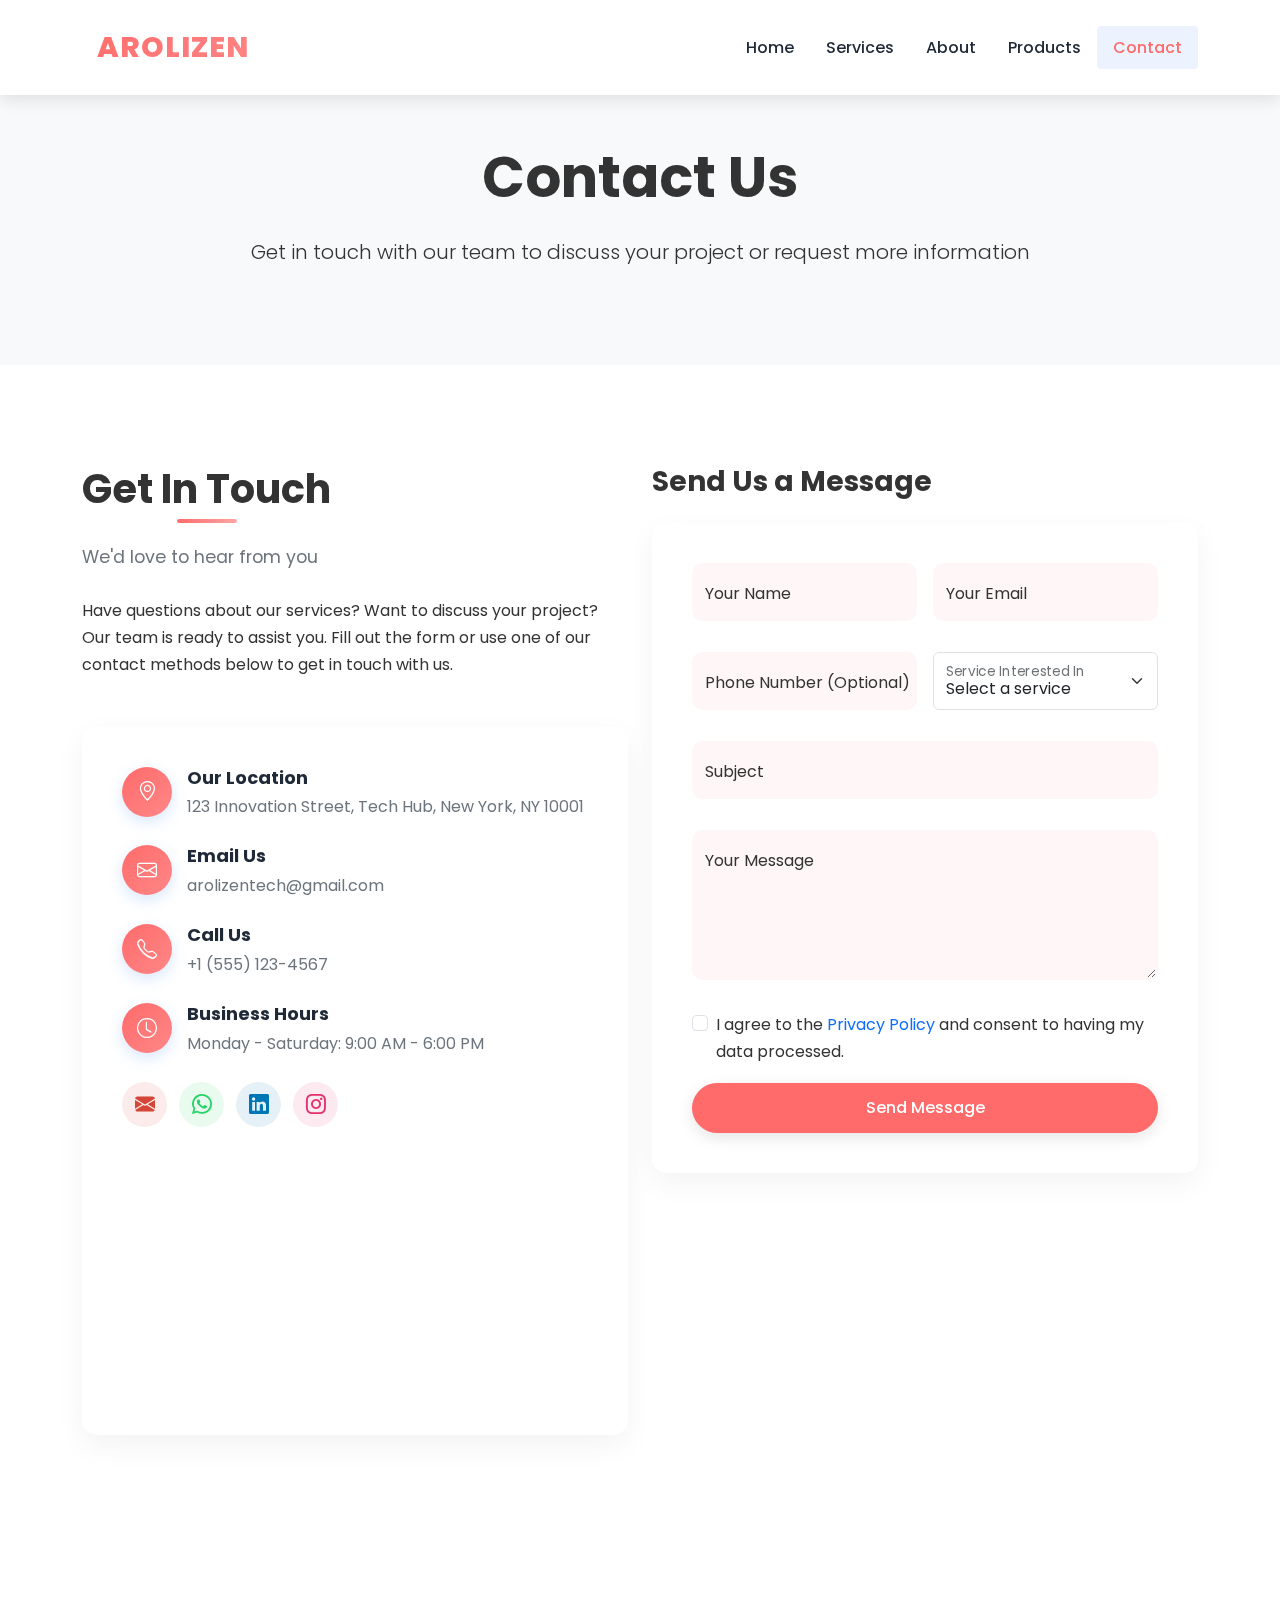
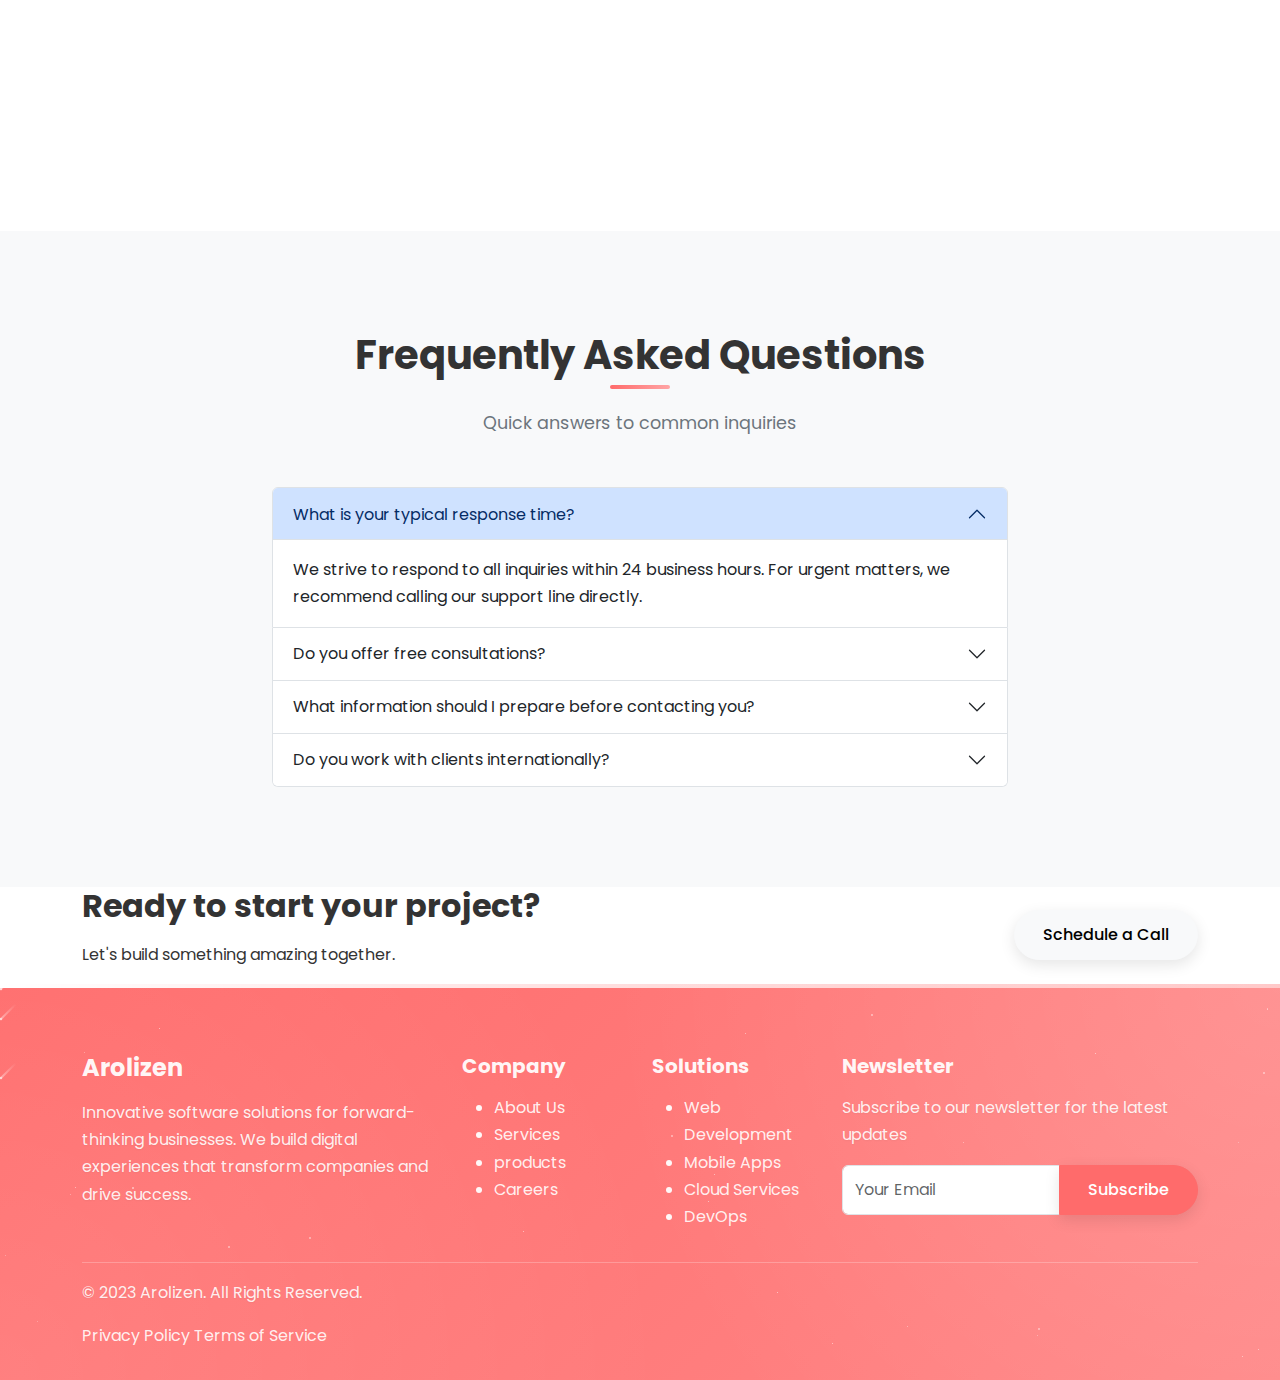
<file: contact.html>
<!DOCTYPE html>
<html lang="en">
<head>
    <meta charset="UTF-8">
    <meta name="viewport" content="width=device-width, initial-scale=1.0">
    <title>Contact Us - Arolizen</title>
    <meta name="description" content="Get in touch with Arolizen for innovative software solutions that drive business growth.">
    
    <!-- Favicon -->
    <link rel="icon" href="images/favicon.ico">
    
    <!-- Bootstrap CSS -->
    <link href="https://cdn.jsdelivr.net/npm/bootstrap@5.3.0/dist/css/bootstrap.min.css" rel="stylesheet">
    
    <!-- Bootstrap Icons -->
    <link rel="stylesheet" href="https://cdn.jsdelivr.net/npm/bootstrap-icons@1.10.0/font/bootstrap-icons.css">
    
    <!-- Google Fonts -->
    <link href="https://fonts.googleapis.com/css2?family=Poppins:wght@300;400;500;600;700&display=swap" rel="stylesheet">
    
    <!-- AOS Animation -->
    <link href="https://unpkg.com/aos@2.3.1/dist/aos.css" rel="stylesheet">
    
    <!-- Custom CSS -->
    <link rel="stylesheet" href="css/styles.css">
</head>
<body>
    <!-- Navbar -->
    <nav class="navbar navbar-expand-lg navbar-dark fixed-top">
        <div class="container">
            <a class="navbar-brand" href="index.html">
                Arolizen
            </a>
            <button class="navbar-toggler" type="button" data-bs-toggle="collapse" data-bs-target="#navbarNav" aria-controls="navbarNav" aria-expanded="false" aria-label="Toggle navigation">
                <span class="navbar-toggler-icon"></span>
            </button>
            <div class="collapse navbar-collapse" id="navbarNav">
                <ul class="navbar-nav ms-auto">
                    <li class="nav-item">
                        <a class="nav-link" href="index.html">Home</a>
                    </li>
                    <li class="nav-item">
                        <a class="nav-link" href="services.html">Services</a>
                    </li>
                    <li class="nav-item">
                        <a class="nav-link" href="about.html">About</a>
                    </li>
                    <li class="nav-item">
                        <a class="nav-link" href="products.html">Products</a>
                    </li>
                    <li class="nav-item">
                        <a class="nav-link active" href="contact.html">Contact</a>
                    </li>
                </ul>
            </div>
        </div>
    </nav>

    <!-- Page Title Section -->
    <section class="page-hero bg-light py-5 mb-0">
        <div class="container">
            <div class="row align-items-center py-5">
                <div class="col-lg-12 text-center mt-5" data-aos="fade-up">
                    <h1 class="display-4 fw-bold mb-4">Contact Us</h1>
                    <p class="lead mb-0">Get in touch with our team to discuss your project or request more information</p>
                </div>
            </div>
        </div>
    </section>

    <!-- Contact Details Section -->
    <section class="section-padding">
        <div class="container">
            <div class="row">
                <div class="col-lg-6 mb-5 mb-lg-0" data-aos="fade-right" data-aos-duration="1000">
                    <div class="section-header mb-4">
                        <h2>Get In Touch</h2>
                        <p>We'd love to hear from you</p>
                    </div>
                    <p>Have questions about our services? Want to discuss your project? Our team is ready to assist you. Fill out the form or use one of our contact methods below to get in touch with us.</p>
                    
                    <div class="contact-info-wrapper mt-5">
                        <div class="contact-info-item">
                            <div class="contact-icon">
                                <i class="bi bi-geo-alt"></i>
                            </div>
                            <div>
                                <h5>Our Location</h5>
                                <p>123 Innovation Street, Tech Hub, New York, NY 10001</p>
                            </div>
                        </div>
                        <div class="contact-info-item">
                            <div class="contact-icon">
                                <i class="bi bi-envelope"></i>
                            </div>
                            <div>
                                <h5>Email Us</h5>
                                <p>arolizentech@gmail.com</p>
                            </div>
                        </div>
                        <div class="contact-info-item">
                            <div class="contact-icon">
                                <i class="bi bi-telephone"></i>
                            </div>
                            <div>
                                <h5>Call Us</h5>
                                <p>+1 (555) 123-4567</p>
                            </div>
                        </div>
                        <div class="contact-info-item">
                            <div class="contact-icon">
                                <i class="bi bi-clock"></i>
                            </div>
                            <div>
                                <h5>Business Hours</h5>
                                <p>Monday - Saturday: 9:00 AM - 6:00 PM</p>
                            </div>
                        </div>
                        <div class="social-links mt-4">
                            <a href="mailto:arolizentech@gmail.com" class="social-icon email-icon" title="Email Us"><i class="bi bi-envelope-fill"></i></a>
                            <a href="https://wa.me/15551234567" class="social-icon whatsapp-icon" title="WhatsApp"><i class="bi bi-whatsapp"></i></a>
                            <a href="https://www.linkedin.com/company/arolizen" class="social-icon linkedin-icon" title="LinkedIn"><i class="bi bi-linkedin"></i></a>
                            <a href="https://www.instagram.com/arol.izen/" class="social-icon instagram-icon" title="Instagram"><i class="bi bi-instagram"></i></a>
                        </div>
                    </div>
                </div>
                <div class="col-lg-6" data-aos="fade-left" data-aos-duration="1000">
                    <div class="contact-form-card">
                        <h3>Send Us a Message</h3>
                        <form id="contactForm" class="contact-form mt-4">
                            <div class="row g-3">
                                <div class="col-md-6">
                                    <div class="form-floating">
                                        <input type="text" class="form-control" id="name" placeholder="Your Name" required>
                                        <label for="name">Your Name</label>
                                    </div>
                                </div>
                                <div class="col-md-6">
                                    <div class="form-floating">
                                        <input type="email" class="form-control" id="email" placeholder="Your Email" required>
                                        <label for="email">Your Email</label>
                                    </div>
                                </div>
                                <div class="col-md-6">
                                    <div class="form-floating">
                                        <input type="tel" class="form-control" id="phone" placeholder="Phone Number">
                                        <label for="phone">Phone Number (Optional)</label>
                                    </div>
                                </div>
                                <div class="col-md-6">
                                    <div class="form-floating">
                                        <select class="form-select" id="service" aria-label="Service">
                                            <option selected disabled>Select a service</option>
                                            <option value="Web Development">Web Development</option>
                                            <option value="Mobile App Development">Mobile App Development</option>
                                            <option value="Custom Software">Custom Software</option>
                                            <option value="Cloud Services">Cloud Services</option>
                                            <option value="DevOps">DevOps</option>
                                            <option value="Other">Other</option>
                                        </select>
                                        <label for="service">Service Interested In</label>
                                    </div>
                                </div>
                                <div class="col-12">
                                    <div class="form-floating">
                                        <input type="text" class="form-control" id="subject" placeholder="Subject" required>
                                        <label for="subject">Subject</label>
                                    </div>
                                </div>
                                <div class="col-12">
                                    <div class="form-floating">
                                        <textarea class="form-control" id="message" rows="5" style="height: 150px" placeholder="Your Message" required></textarea>
                                        <label for="message">Your Message</label>
                                    </div>
                                </div>
                                <div class="col-12">
                                    <div class="form-check">
                                        <input class="form-check-input" type="checkbox" id="privacyPolicy" required>
                                        <label class="form-check-label" for="privacyPolicy">
                                            I agree to the <a href="#">Privacy Policy</a> and consent to having my data processed.
                                        </label>
                                    </div>
                                </div>
                                <div class="col-12">
                                    <button type="submit" class="btn btn-primary w-100">Send Message</button>
                                </div>
                            </div>
                        </form>
                    </div>
                </div>
            </div>
        </div>
    </section>

    <!-- Map Section -->
    <section class="section-padding pt-0">
        <div class="container">
            <div class="map-container" data-aos="zoom-in" data-aos-duration="1000">
                <iframe src="https://www.google.com/maps/embed?pb=!1m18!1m12!1m3!1d12345.67890!2d-73.9876!3d40.7654!2m3!1f0!2f0!3f0!3m2!1i1024!2i768!4f13.1!3m3!1m2!1s0x0%3A0x0!2zNDDCsDQ1JzU1LjQiTiA3M8KwNTknMTUuNCJX!5e0!3m2!1sen!2sus!4v1621234567890!5m2!1sen!2sus" width="100%" height="450" style="border:0;" allowfullscreen="" loading="lazy"></iframe>
            </div>
        </div>
    </section>

    <!-- FAQ Section -->
    <section class="section-padding bg-light">
        <div class="container">
            <div class="section-header text-center mb-5">
                <h2>Frequently Asked Questions</h2>
                <p>Quick answers to common inquiries</p>
            </div>
            <div class="row justify-content-center">
                <div class="col-lg-8">
                    <div class="accordion" id="contactFAQ">
                        <div class="accordion-item">
                            <h2 class="accordion-header" id="headingOne">
                                <button class="accordion-button" type="button" data-bs-toggle="collapse" data-bs-target="#collapseOne" aria-expanded="true" aria-controls="collapseOne">
                                    What is your typical response time?
                                </button>
                            </h2>
                            <div id="collapseOne" class="accordion-collapse collapse show" aria-labelledby="headingOne" data-bs-parent="#contactFAQ">
                                <div class="accordion-body">
                                    We strive to respond to all inquiries within 24 business hours. For urgent matters, we recommend calling our support line directly.
                                </div>
                            </div>
                        </div>
                        <div class="accordion-item">
                            <h2 class="accordion-header" id="headingTwo">
                                <button class="accordion-button collapsed" type="button" data-bs-toggle="collapse" data-bs-target="#collapseTwo" aria-expanded="false" aria-controls="collapseTwo">
                                    Do you offer free consultations?
                                </button>
                            </h2>
                            <div id="collapseTwo" class="accordion-collapse collapse" aria-labelledby="headingTwo" data-bs-parent="#contactFAQ">
                                <div class="accordion-body">
                                    Yes, we offer a free 30-minute initial consultation to discuss your project requirements and provide preliminary recommendations.
                                </div>
                            </div>
                        </div>
                        <div class="accordion-item">
                            <h2 class="accordion-header" id="headingThree">
                                <button class="accordion-button collapsed" type="button" data-bs-toggle="collapse" data-bs-target="#collapseThree" aria-expanded="false" aria-controls="collapseThree">
                                    What information should I prepare before contacting you?
                                </button>
                            </h2>
                            <div id="collapseThree" class="accordion-collapse collapse" aria-labelledby="headingThree" data-bs-parent="#contactFAQ">
                                <div class="accordion-body">
                                    To help us assist you better, prepare a brief description of your project goals, timeline, budget range, and any specific requirements or challenges you're facing.
                                </div>
                            </div>
                        </div>
                        <div class="accordion-item">
                            <h2 class="accordion-header" id="headingFour">
                                <button class="accordion-button collapsed" type="button" data-bs-toggle="collapse" data-bs-target="#collapseFour" aria-expanded="false" aria-controls="collapseFour">
                                    Do you work with clients internationally?
                                </button>
                            </h2>
                            <div id="collapseFour" class="accordion-collapse collapse" aria-labelledby="headingFour" data-bs-parent="#contactFAQ">
                                <div class="accordion-body">
                                    Yes, we have experience working with clients globally. Our team is set up to collaborate across different time zones and can adapt to your communication preferences.
                                </div>
                            </div>
                        </div>
                    </div>
                </div>
            </div>
        </div>
    </section>

    <!-- CTA Section -->
    <section class="cta-section">
        <div class="container">
            <div class="row align-items-center">
                <div class="col-lg-8 mb-4 mb-lg-0">
                    <h2>Ready to start your project?</h2>
                    <p>Let's build something amazing together.</p>
                </div>
                <div class="col-lg-4 text-lg-end">
                    <a href="#" class="btn btn-light">Schedule a Call</a>
                </div>
            </div>
        </div>
    </section>

    <!-- Footer -->
    <footer class="footer">
        <div class="container">
            <div class="row">
                <div class="col-lg-4 mb-4 mb-lg-0">
                    <h4>Arolizen</h4>
                    <p>Innovative software solutions for forward-thinking businesses. We build digital experiences that transform companies and drive success.</p>
                </div>
                <div class="col-lg-2 col-md-4 mb-4 mb-md-0">
                    <h5>Company</h5>
                    <ul class="footer-links">
                        <li><a href="index.html#about">About Us</a></li>
                        <li><a href="index.html#services">Services</a></li>
                        <li><a href="index.html#products">products</a></li>
                        <li><a href="index.html#careers">Careers</a></li>
                    </ul>
                </div>
                <div class="col-lg-2 col-md-4 mb-4 mb-md-0">
                    <h5>Solutions</h5>
                    <ul class="footer-links">
                        <li><a href="#">Web Development</a></li>
                        <li><a href="#">Mobile Apps</a></li>
                        <li><a href="#">Cloud Services</a></li>
                        <li><a href="#">DevOps</a></li>
                    </ul>
                </div>
                <div class="col-lg-4 col-md-4">
                    <h5>Newsletter</h5>
                    <p>Subscribe to our newsletter for the latest updates</p>
                    <form class="footer-subscribe">
                        <div class="input-group">
                            <input type="email" class="form-control" placeholder="Your Email" aria-label="Your Email">
                            <button class="btn btn-primary" type="submit">Subscribe</button>
                        </div>
                    </form>
                </div>
            </div>
            <hr class="footer-divider">
            <div class="footer-bottom">
                <p>&copy; 2023 Arolizen. All Rights Reserved.</p>
                <div class="footer-bottom-links">
                    <a href="#">Privacy Policy</a>
                    <a href="#">Terms of Service</a>
                </div>
            </div>
        </div>
    </footer>

    <a href="#" class="back-to-top"><i class="bi bi-arrow-up"></i></a>

    <!-- Scripts -->
    <script src="https://cdn.jsdelivr.net/npm/bootstrap@5.3.0/dist/js/bootstrap.bundle.min.js"></script>
    <script src="https://code.jquery.com/jquery-3.6.0.min.js"></script>
    <script src="https://unpkg.com/aos@2.3.1/dist/aos.js"></script>
    <script src="js/main.js"></script>
    <script src="js/page-transitions.js"></script>
    <script>
        AOS.init();
    </script>
</body>
</html>
</file>
<file: css/styles.css>
/* General Styles */
:root {
    --primary-color: #FF6B6B; /* Light coral red */
    --secondary-color: #FF8787; /* Lighter red */
    --accent-color: #FFA5A5; /* Very light red */
    --overlay-color: #FF6B6B; /* Matching overlay */
    --dark-color: #1f2937;
    --light-color: #f8f9fa;
    --text-color: #333;
    --gray-color: #6c757d;
    --success-color: #28a745;
    --info-color: #17a2b8;
    --warning-color: #ffc107;
    --danger-color: #dc3545;
    --primary-color-rgb: 255, 107, 107;
    --secondary-color-rgb: 255, 135, 135;
    --accent-color-rgb: 255, 165, 165;
}

body {
    font-family: 'Poppins', sans-serif;
    color: var(--text-color);
    line-height: 1.7;
    overflow-x: hidden;
}

h1, h2, h3, h4, h5, h6 {
    font-weight: 700;
    margin-bottom: 1rem;
}

a {
    text-decoration: none;
    transition: all 0.3s ease;
}

.section-padding {
    padding: 100px 0;
}

.section-header {
    margin-bottom: 50px;
}

.section-header h2 {
    font-size: 2.5rem;
    font-weight: 700;
    margin-bottom: 10px;
    position: relative;
    display: inline-block;
    margin-bottom: 30px;
}

.section-header h2::before {
    content: '';
    position: absolute;
    bottom: -10px;
    left: 50%;
    transform: translateX(-50%);
    width: 60px;
    height: 4px;
    background: linear-gradient(to right, var(--primary-color), var(--accent-color));
    border-radius: 2px;
}

.section-header p {
    font-size: 1.1rem;
    color: var(--gray-color);
}

.btn {
    padding: 12px 28px;
    font-weight: 500;
    border-radius: 30px;
    transition: all 0.3s ease;
    box-shadow: 0 5px 15px rgba(0, 0, 0, 0.1);
    position: relative;
    overflow: hidden;
    z-index: 1;
}

.btn::before {
    content: '';
    position: absolute;
    top: 0;
    left: -100%;
    width: 100%;
    height: 100%;
    background: linear-gradient(90deg, transparent, rgba(255, 255, 255, 0.2), transparent);
    transition: left 0.5s ease;
    z-index: -1;
}

.btn:hover::before {
    left: 100%;
}

.btn-primary {
    background-color: var(--primary-color);
    border-color: var(--primary-color);
}

.btn-primary:hover, .btn-primary:focus {
    background-color: var(--secondary-color);
    border-color: var(--secondary-color);
}

.btn-primary i {
    margin-left: 8px;
    transition: transform 0.3s ease;
}

.btn-primary:hover i {
    transform: translateX(5px);
}

.btn-outline-light {
    color: #fff;
    border-color: rgba(255, 255, 255, 0.3);
    background-color: rgba(255, 255, 255, 0.1);
}

.btn-outline-light:hover {
    background-color: rgba(255, 255, 255, 0.2);
    transform: translateY(-3px);
    box-shadow: 0 8px 20px rgba(0, 0, 0, 0.15);
}

img {
    max-width: 100%;
}

/* Navbar */
.navbar {
    padding: 20px 0;
    transition: all 0.3s ease;
    background-color: transparent;
    background-image: none;
}

.navbar.scrolled {
    background-color: white;
    box-shadow: 0 5px 15px rgba(0, 0, 0, 0.1);
    padding: 15px 0;
}

/* Secondary navbar for non-index pages */
.navbar.secondary-navbar {
    background-color: white;
    box-shadow: 0 5px 15px rgba(0, 0, 0, 0.1);
    padding: 15px 0;
}

.navbar-brand {
    font-family: 'Poppins', sans-serif;
    font-weight: 800;
    font-size: 1.8rem;
    letter-spacing: 1px;
    padding: 8px 15px;
    border-radius: 8px;
    transition: all 0.3s ease;
    text-transform: uppercase;
    background: linear-gradient(135deg, var(--primary-color) 0%, var(--secondary-color) 100%);
    -webkit-background-clip: text;
    -webkit-text-fill-color: transparent;
    position: relative;
}

.navbar-brand span {
    font-size: 1.5rem;
    background: linear-gradient(45deg, #2196F3, #00BCD4);
    -webkit-background-clip: text;
    -webkit-text-fill-color: transparent;
    display: inline-block;
}

.navbar-brand:hover {
    transform: translateY(-2px);
}

.navbar-brand::after {
    content: '';
    position: absolute;
    bottom: 0;
    left: 15%;
    width: 70%;
    height: 2px;
    background: linear-gradient(to right, transparent, var(--primary-color), transparent);
    opacity: 0;
    transition: all 0.3s ease;
}

.navbar-brand:hover::after {
    opacity: 1;
}

.navbar-brand img {
    transition: filter 0.3s ease;
}

/* Light background logo */
.navbar.bg-light .navbar-brand img {
    filter: brightness(0); /* Makes logo black */
}

/* Dark background logo */
.navbar.navbar-dark .navbar-brand img {
    filter: brightness(0) invert(1); /* Makes logo white */
}

/* Scroll effect for navbar */
.navbar.scrolled {
    background: linear-gradient(135deg, var(--dark-color) 0%, var(--primary-color) 100%);
    -webkit-background-clip: text;
    -webkit-text-fill-color: transparent;
}

.navbar.scrolled .navbar-brand img {
    filter: brightness(0); /* Dark logo when scrolled */
}

.navbar.scrolled .navbar-nav .nav-link {
    color: var(--dark-color);
}

.navbar.scrolled .navbar-nav .nav-link:hover, 
.navbar.scrolled .navbar-nav .nav-link.active {
    color: var(--primary-color);
    background-color: rgba(66, 133, 244, 0.1);
}

.navbar.scrolled .navbar-toggler-icon {
    background-image: url("data:image/svg+xml,%3csvg xmlns='http://www.w3.org/2000/svg' viewBox='0 0 30 30'%3e%3cpath stroke='rgba%280, 0, 0, 0.55%29' stroke-linecap='round' stroke-miterlimit='10' stroke-width='2' d='M4 7h22M4 15h22M4 23h22'/%3e%3c/svg%3e");
}

.navbar-dark .navbar-nav .nav-link {
    color: rgba(255, 255, 255, 0.85);
    font-weight: 500;
    padding: 0.5rem 1rem;
    transition: all 0.3s ease;
}

.navbar-dark .navbar-nav .nav-link:hover, 
.navbar-dark .navbar-nav .nav-link.active {
    color: #fff;
    background-color: rgba(255, 255, 255, 0.1);
    border-radius: 4px;
}

.navbar-nav .nav-link::after {
    content: '';
    position: absolute;
    width: 0;
    height: 2px;
    background-color: #fff;
    bottom: 0;
    left: 50%;
    transform: translateX(-50%);
    transition: width 0.3s ease;
}

.navbar-nav .nav-link:hover::after,
.navbar-nav .nav-link.active::after {
    width: 20px;
}

.navbar-nav .nav-link:hover,
.navbar-nav .nav-link.active {
    color: #ffffff;
}

.navbar-nav .contact-btn {
    background-color: rgba(255, 255, 255, 0.1);
    border-radius: 30px;
    margin-left: 10px;
    padding: 10px 25px;
}

.navbar-nav .contact-btn:hover {
    background-color: #fff;
    color: var(--primary-color);
}

.navbar-nav .contact-btn:hover::after {
    display: none;
}

/* Hero Section */
.hero-section {
    position: relative;
    padding: 200px 0 150px;
    background: linear-gradient(135deg, var(--primary-color) 0%, var(--secondary-color) 100%);
    color: #fff;
    overflow: hidden;
    z-index: 1;
}

/* Make sure all content is above particles */
.hero-content, .hero-image-wrapper, .hero-buttons, .hero-stats, .hero-floating-card {
    position: relative;
    z-index: 2;
}

.hero-content {
    position: relative;
    z-index: 5;
}

.hero-badge {
    display: inline-block;
    background-color: rgba(255, 255, 255, 0.15);
    color: #fff;
    font-size: 0.9rem;
    padding: 8px 20px;
    border-radius: 30px;
    margin-bottom: 20px;
    backdrop-filter: blur(10px);
    -webkit-backdrop-filter: blur(10px);
}

.hero-section h1 {
    font-size: 3.2rem;
    font-weight: 800;
    margin-bottom: 1.5rem;
    line-height: 1.2;
    animation: fadeInUp 1s ease;
}

.highlight-text {
    position: relative;
    display: inline-block;
    color: #fff;
    text-shadow: 0 2px 4px rgba(0, 0, 0, 0.1);
}

.highlight-text::after {
    content: '';
    position: absolute;
    width: 100%;
    height: 35%;
    background: linear-gradient(to right, var(--accent-color), var(--primary-color));
    opacity: 0.6;
    bottom: 0;
    left: 0;
    z-index: -1;
    border-radius: 4px;
}

.hero-section p {
    font-size: 1.2rem;
    margin-bottom: 2rem;
    opacity: 0.9;
    animation: fadeInUp 1s ease 0.2s;
    animation-fill-mode: both;
    max-width: 90%;
}

.hero-image-wrapper {
    position: relative;
    z-index: 3;
}

.hero-image {
    border-radius: 20px;
    box-shadow: 0 30px 60px rgba(0, 0, 0, 0.2);
    position: relative;
    z-index: 4;
}

.hero-shape-1 {
    position: absolute;
    width: 150px;
    height: 150px;
    background-color: rgba(255, 255, 255, 0.1);
    top: -30px;
    right: -30px;
    border-radius: 30% 70% 70% 30% / 30% 30% 70% 70%;
    z-index: 1;
    animation: morphing 20s ease-in-out infinite alternate, float-shape 18s ease-in-out infinite;
}

.hero-shape-2 {
    position: absolute;
    width: 120px;
    height: 120px;
    background-color: rgba(255, 255, 255, 0.1);
    bottom: -20px;
    left: -20px;
    border-radius: 60% 40% 30% 70% / 60% 30% 70% 40%;
    z-index: 1;
    animation: morphing 25s ease-in-out infinite alternate, float-shape-alt 15s ease-in-out infinite;
}

.hero-floating-card {
    position: absolute;
    background-color: rgba(255, 255, 255, 0.95);
    color: var(--dark-color);
    border-radius: 12px;
    padding: 15px;
    display: flex;
    align-items: center;
    box-shadow: 0 10px 25px rgba(0, 0, 0, 0.1);
    z-index: 5;
}

.hero-floating-card .icon {
    width: 40px;
    height: 40px;
    background: linear-gradient(135deg, var(--primary-color) 0%, var(--secondary-color) 100%);
    color: #fff;
    border-radius: 10px;
    display: flex;
    align-items: center;
    justify-content: center;
    margin-right: 12px;
    font-size: 1.2rem;
}

.hero-floating-card p {
    margin-bottom: 0;
    font-weight: 600;
    font-size: 0.9rem;
    color: var(--dark-color);
}

.card-1 {
    top: 20%;
    right: -30px;
    animation: float-card 8s ease-in-out infinite;
}

.card-2 {
    bottom: 20%;
    left: -20px;
    animation: float-card 9s ease-in-out infinite 2s;
}

.hero-floating-card.card-3 {
    bottom: 40%;
    right: -20px;
    animation: float-card 10s ease-in-out infinite 1s;
}

.hero-buttons {
    display: flex;
    gap: 15px;
    margin-top: 2rem;
    animation: fadeInUp 1s ease 0.4s;
    animation-fill-mode: both;
}

.hero-stats {
    display: flex;
    gap: 40px;
    margin-top: 40px;
    animation: fadeInUp 1s ease 0.6s;
    animation-fill-mode: both;
}

.hero-stats .stat-item h4 {
    font-size: 2rem;
    font-weight: 700;
    margin-bottom: 5px;
    background: linear-gradient(to right, #fff 0%, rgba(255, 255, 255, 0.7) 100%);
    -webkit-background-clip: text;
    -webkit-text-fill-color: transparent;
}

.hero-stats .stat-item p {
    font-size: 0.9rem;
    margin-bottom: 0;
    opacity: 0.7;
}

.hero-wave {
    position: absolute;
    bottom: 0;
    left: 0;
    width: 100%;
    height: 150px;
    z-index: 2;
    overflow: hidden;
}

.wave {
    position: absolute;
    bottom: 0;
    left: 0;
    width: 100%;
    height: 100px;
    background: url('[data-uri]');
    background-size: 1800px 100px;
}

.wave1 {
    animation: wave 10s linear infinite;
    z-index: 2;
    opacity: 1;
    animation-delay: 0s;
    bottom: 0;
    background-position: 0px;
}

.wave2 {
    animation: wave2 15s linear infinite;
    z-index: 1;
    opacity: 0.5;
    animation-delay: -5s;
    bottom: 10px;
    background-position: 0px;
}

@keyframes wave {
    0% {
        background-position-x: 0px;
    }
    100% {
        background-position-x: 1800px;
    }
}

@keyframes wave2 {
    0% {
        background-position-x: 0px;
    }
    100% {
        background-position-x: -1800px;
    }
}

.wave-svg {
    width: 100%;
    height: 150px;
    transform: translateY(2px);
}

.hero-particles {
    position: absolute;
    top: 0;
    left: 0;
    width: 100%;
    height: 100%;
    overflow: hidden;
    z-index: 1;
    background: linear-gradient(45deg, rgba(0, 0, 0, 0.2), rgba(0, 0, 0, 0.1));
}

#navbar-company {
    color: #fff !important;
    font-family: 'Poppins', 'Segoe UI', Arial, sans-serif;
    font-size: 1.7rem;
    letter-spacing: 2px;
    
    background: linear-gradient(90deg, #ffffff 20%, #fff 80%);
    -webkit-background-clip: text;
    -webkit-text-fill-color: transparent;
    background-clip: text;
    font-weight: 800;
    text-transform: uppercase;
    transition: background 0.4s;
}
#navbar-company:hover {
    background: linear-gradient(90deg, #fff 20%, #eae6e6 80%);
    -webkit-background-clip: text;
    -webkit-text-fill-color: transparent;
    background-clip: text;
}

.star {
    position: absolute;
    background: white;
    border-radius: 50%;
    animation: starTwinkle linear infinite;
    opacity: 0.7;
}

.asteroid {
    position: absolute;
    background: rgba(255, 255, 255, 0.3);
    border-radius: 30% 70% 70% 30% / 30% 30% 70% 70%;
    animation: asteroidFloat linear infinite, asteroidRotate linear infinite;
    box-shadow: 0 0 10px rgba(255, 255, 255, 0.5);
}

.spaceship {
    position: absolute;
    width: 40px;
    height: 20px;
    background: linear-gradient(45deg, var(--primary-color), var(--accent-color));
    clip-path: polygon(0% 50%, 40% 0%, 100% 50%, 40% 100%);
    animation: spaceshipFloat linear infinite;
    filter: drop-shadow(0 0 10px rgba(255, 255, 255, 0.5));
}

.spaceship::after {
    content: '';
    position: absolute;
    right: -10px;
    top: 50%;
    transform: translateY(-50%);
    width: 15px;
    height: 4px;
    background: linear-gradient(90deg, var(--accent-color), transparent);
    animation: engineGlow 1s ease-in-out infinite;
}

.meteor {
    position: absolute;
    width: 2px;
    height: 2px;
    background: white;
    transform: rotate(45deg);
    animation: meteorFall linear infinite;
}

.meteor::after {
    content: '';
    position: absolute;
    top: 0;
    left: 0;
    width: 100%;
    height: 20px;
    background: linear-gradient(transparent, rgba(255, 255, 255, 0.4));
    transform: translateY(-100%);
}

@keyframes starTwinkle {
    0%, 100% {
        opacity: 0.7;
        transform: scale(1);
    }
    50% {
        opacity: 0.3;
        transform: scale(0.8);
    }
}

@keyframes spaceshipFloat {
    0% {
        transform: translateX(-100px) translateY(0);
    }
    100% {
        transform: translateX(calc(100vw + 100px)) translateY(20px);
    }
}

@keyframes engineGlow {
    0%, 100% {
        opacity: 0.5;
        width: 15px;
    }
    50% {
        opacity: 1;
        width: 20px;
    }
}

@keyframes meteorFall {
    0% {
        transform: translateX(100vw) translateY(-100vh) rotate(45deg);
        opacity: 1;
    }
    100% {
        transform: translateX(-100vw) translateY(100vh) rotate(45deg);
        opacity: 0;
    }
}

@keyframes asteroidFloat {
    0% {
        transform: translateY(100vh) translateX(0) scale(1) rotate(0deg);
    }
    100% {
        transform: translateY(-100vh) translateX(-200px) scale(0.1) rotate(720deg);
    }
}

@keyframes asteroidRotate {
    0% {
        transform: rotate(0deg);
    }
    100% {
        transform: rotate(360deg);
    }
}

/* Add styles for static particles */
.particle {
    position: absolute;
    background-color: rgba(255, 255, 255, 0.4);
    border-radius: 50%;
    pointer-events: none;
    z-index: 0;
}

/* Styles for larger moving dots */
.moving-dot {
    background-color: rgba(255, 255, 255, 0.45);
    box-shadow: 0 0 10px rgba(255, 255, 255, 0.3);
    animation: float-dot 30s infinite ease-in-out;
}

/* Styles for medium-sized moving dots */
.medium-dot {
    background-color: rgba(255, 255, 255, 0.35);
    box-shadow: 0 0 5px rgba(255, 255, 255, 0.2);
    animation: float-medium 25s infinite ease-in-out;
}

.medium-dot:nth-child(even) {
    animation-name: float-medium-alt;
}

.medium-dot:nth-child(3n) {
    animation-name: float-medium-circle;
    animation-timing-function: linear;
}

.moving-dot:nth-child(even) {
    animation-name: float-dot-alt;
}

.moving-dot:nth-child(3n) {
    animation-name: float-dot-diagonal;
}

@keyframes float-dot {
    0%, 100% {
        transform: translateY(0) translateX(0);
    }
    25% {
        transform: translateY(-40px) translateX(20px);
    }
    50% {
        transform: translateY(-10px) translateX(-30px);
    }
    75% {
        transform: translateY(-30px) translateX(10px);
    }
}

@keyframes float-dot-alt {
    0%, 100% {
        transform: translateY(0) translateX(0);
    }
    25% {
        transform: translateY(30px) translateX(-40px);
    }
    50% {
        transform: translateY(-15px) translateX(20px);
    }
    75% {
        transform: translateY(40px) translateX(30px);
    }
}

@keyframes float-dot-diagonal {
    0%, 100% {
        transform: translateY(0) translateX(0) scale(1);
    }
    25% {
        transform: translateY(-50px) translateX(50px) scale(1.1);
    }
    50% {
        transform: translateY(30px) translateX(-40px) scale(0.9);
    }
    75% {
        transform: translateY(-25px) translateX(-50px) scale(1);
    }
}

@keyframes float-medium {
    0%, 100% {
        transform: translateY(0) translateX(0);
    }
    33% {
        transform: translateY(-20px) translateX(10px);
    }
    66% {
        transform: translateY(-8px) translateX(-15px);
    }
}

@keyframes float-medium-alt {
    0%, 100% {
        transform: translateY(0) translateX(0);
    }
    33% {
        transform: translateY(15px) translateX(-10px);
    }
    66% {
        transform: translateY(-12px) translateX(8px);
    }
}

@keyframes float-medium-circle {
    0% {
        transform: translate(0, 0);
    }
    25% {
        transform: translate(15px, 15px);
    }
    50% {
        transform: translate(0, 30px);
    }
    75% {
        transform: translate(-15px, 15px);
    }
    100% {
        transform: translate(0, 0);
    }
}

/* products Filter Animation */
.animated-item {
    animation: fadeInScale 0.5s ease-in-out;
}

@keyframes fadeInScale {
    0% {
        opacity: 0;
        transform: scale(0.9);
    }
    100% {
        opacity: 1;
        transform: scale(1);
    }
}

/* Service Cards */
.service-card {
    background-color: #fff;
    border-radius: 15px;
    padding: 40px 30px;
    margin-bottom: 30px;
    box-shadow: 0 10px 30px rgba(0, 0, 0, 0.05);
    transition: all 0.3s ease;
    height: 100%;
    position: relative;
    overflow: hidden;
    border: none;
    background: rgba(255, 255, 255, 0.95);
    backdrop-filter: blur(10px);
    -webkit-backdrop-filter: blur(10px);
    transition: transform 0.3s ease, box-shadow 0.3s ease;
}

.service-card::before {
    content: '';
    position: absolute;
    top: 0;
    left: 0;
    width: 4px;
    height: 0;
    background: linear-gradient(to bottom, var(--primary-color), var(--accent-color));
    transition: height 0.3s ease;
}

.service-card:hover::before {
    height: 100%;
}

.service-card:hover {
    transform: translateY(-10px);
    box-shadow: 0 15px 40px rgba(0, 0, 0, 0.1);
}

.service-icon {
    margin-bottom: 25px;
    background: linear-gradient(135deg, var(--primary-color) 0%, var(--secondary-color) 100%);
    width: 70px;
    height: 70px;
    border-radius: 50%;
    display: flex;
    align-items: center;
    justify-content: center;
    transition: all 0.3s ease;
}

.service-card:hover .service-icon {
    transform: rotate(360deg);
    transition: all 0.7s ease;
}

.service-icon i {
    font-size: 30px;
    color: #fff;
}

.service-card h3 {
    font-size: 22px;
    margin-bottom: 15px;
}

.service-card p {
    color: var(--gray-color);
    margin-bottom: 20px;
}

.service-link {
    color: var(--primary-color);
    font-weight: 500;
    display: inline-flex;
    align-items: center;
    transition: all 0.3s ease;
}

.service-link i {
    margin-left: 5px;
    transition: all 0.3s ease;
}

.service-link:hover {
    color: var(--secondary-color);
}

.service-link:hover i {
    transform: translateX(5px);
}

/* About Section */
.about-image {
    border-radius: 15px;
    box-shadow: 0 20px 40px rgba(0, 0, 0, 0.1);
    position: relative;
}

.experience-badge {
    position: absolute;
    bottom: -25px;
    right: 40px;
    background: linear-gradient(135deg, var(--primary-color) 0%, var(--secondary-color) 100%);
    color: #fff;
    padding: 20px;
    border-radius: 15px;
    text-align: center;
    box-shadow: 0 10px 30px rgba(0, 0, 0, 0.15);
    width: 140px;
    height: 140px;
    display: flex;
    flex-direction: column;
    justify-content: center;
    z-index: 1;
}

.experience-badge .years {
    font-size: 2.5rem;
    font-weight: 700;
    line-height: 1;
}

.experience-badge .text {
    font-size: 0.9rem;
    margin-top: 5px;
}

.about-features {
    margin-bottom: 20px;
}

.feature-item {
    display: flex;
    align-items: flex-start;
    margin-bottom: 20px;
}

.feature-icon {
    background-color: rgba(31, 117, 203, 0.1);
    width: 40px;
    height: 40px;
    border-radius: 50%;
    display: flex;
    align-items: center;
    justify-content: center;
    margin-right: 15px;
    flex-shrink: 0;
}

.feature-icon i {
    color: var(--primary-color);
    font-size: 18px;
}

.feature-text h5 {
    font-size: 18px;
    margin-bottom: 5px;
}

.feature-text p {
    margin-bottom: 0;
    color: var(--gray-color);
}

.about-stat {
    margin-bottom: 20px;
    transition: all 0.3s ease;
}

.about-stat:hover {
    transform: translateY(-5px);
}

.about-stat h3 {
    font-size: 2.5rem;
    font-weight: 700;
    color: var(--primary-color);
    margin-bottom: 0;
}

.about-stat p {
    font-size: 1rem;
    color: var(--gray-color);
}

/* products Section */
.products-item {
    position: relative;
    overflow: hidden;
    border-radius: 15px;
    margin-bottom: 30px;
    box-shadow: 0 10px 30px rgba(0, 0, 0, 0.1);
}

.products-item img {
    transition: all 0.5s ease;
    border-radius: 15px;
}

.products-overlay {
    position: absolute;
    top: 0;
    left: 0;
    width: 100%;
    height: 100%;
    background: rgba(38, 34, 98, 0.85);
    display: flex;
    align-items: center;
    justify-content: center;
    opacity: 0;
    transition: all 0.4s ease;
    border-radius: 15px;
}

.products-content {
    text-align: center;
    padding: 20px;
    color: #fff;
    transform: translateY(20px);
    transition: all 0.4s ease;
}

.products-content h3 {
    font-size: 22px;
    margin-bottom: 5px;
}

.products-content p {
    color: rgba(255, 255, 255, 0.8);
    margin-bottom: 15px;
}

.products-content .badge {
    font-weight: 500;
    padding: 5px 12px;
    font-size: 0.75rem;
    border-radius: 20px;
    background-color: rgba(255, 255, 255, 0.2);
    border: 1px solid rgba(255, 255, 255, 0.3);
}

.products-content .badge.bg-primary {
    background: linear-gradient(135deg, var(--primary-color) 0%, var(--secondary-color) 100%) !important;
}

.products-item:hover .products-overlay {
    opacity: 1;
}

.products-item:hover .products-content {
    transform: translateY(0);
}

.products-item:hover img {
    transform: scale(1.1);
}

/* Testimonial Section Enhancements */
.testimonial-wrapper {
    position: relative;
}

.testimonial-card {
    background-color: #fff;
    border-radius: 10px;
    padding: 30px;
    box-shadow: 0 5px 15px rgba(0, 0, 0, 0.05);
    transition: all 0.3s ease;
    margin-bottom: 20px;
    height: 100%;
    border: none;
    background: rgba(255, 255, 255, 0.95);
    backdrop-filter: blur(10px);
    -webkit-backdrop-filter: blur(10px);
    transition: transform 0.3s ease, box-shadow 0.3s ease;
}

.testimonial-card:hover {
    transform: translateY(-5px);
    box-shadow: 0 15px 30px rgba(0, 0, 0, 0.1);
}

.testimonial-card.highlight {
    border-left: 4px solid var(--primary-color);
}

.testimonial-rating {
    margin-bottom: 15px;
    color: #FFC107;
}

.testimonial-content {
    font-style: italic;
    margin-bottom: 20px;
    color: #555;
}

.testimonial-author {
    display: flex;
    align-items: center;
}

.testimonial-author img {
    width: 50px;
    height: 50px;
    border-radius: 50%;
    margin-right: 15px;
    object-fit: cover;
}

.testimonial-author .author-info h5 {
    margin-bottom: 0;
    font-size: 1rem;
    font-weight: 600;
}

.testimonial-author .author-info p {
    margin-bottom: 0;
    font-size: 0.85rem;
    color: #777;
}

/* Contact Section */
.contact-info-wrapper {
    background-color: #fff;
    border-radius: 15px;
    padding: 40px;
    box-shadow: 0 10px 30px rgba(0, 0, 0, 0.05);
    height: 100%;
    transition: all 0.3s ease;
}

.contact-info-wrapper:hover {
    transform: translateY(-5px);
    box-shadow: 0 15px 40px rgba(0, 0, 0, 0.1);
}

.contact-info-item {
    display: flex;
    align-items: flex-start;
    margin-bottom: 25px;
    transition: all 0.3s ease;
}

.contact-info-item:hover {
    transform: translateX(5px);
}

.contact-icon {
    width: 50px;
    height: 50px;
    background: linear-gradient(135deg, var(--primary-color) 0%, var(--secondary-color) 100%);
    border-radius: 50%;
    display: flex;
    align-items: center;
    justify-content: center;
    margin-right: 15px;
    flex-shrink: 0;
    box-shadow: 0 5px 15px rgba(66, 133, 244, 0.2);
    transition: all 0.3s ease;
}

.contact-info-item:hover .contact-icon {
    transform: rotate(360deg);
    transition: all 0.7s ease;
}

.contact-icon i {
    font-size: 20px;
    color: #fff;
}

.contact-info-item h5 {
    font-size: 18px;
    margin-bottom: 5px;
    color: var(--dark-color);
}

.contact-info-item p {
    color: var(--gray-color);
    margin-bottom: 0;
}

.contact-info-item p a {
    color: var(--gray-color);
    text-decoration: none;
    transition: all 0.3s ease;
}

.contact-info-item p a:hover {
    color: var(--primary-color);
}

.social-links {
    display: flex;
    gap: 12px;
}

.social-links .social-icon {
    width: 45px;
    height: 45px;
    background-color: rgba(66, 133, 244, 0.1);
    border-radius: 50%;
    display: flex;
    align-items: center;
    justify-content: center;
    color: var(--primary-color);
    font-size: 20px;
    transition: all 0.3s ease;
}

.social-links .social-icon:hover {
    background-color: var(--primary-color);
    color: #fff;
    transform: translateY(-5px);
}

/* Enhanced Footer Social Icons */
.social-icons {
    display: flex;
    gap: 15px;
    margin-top: 20px;
}

.social-icons a {
    width: 42px;
    height: 42px;
    display: flex;
    align-items: center;
    justify-content: center;
    background-color: rgba(255, 255, 255, 0.1);
    border-radius: 50%;
    color: #fff;
    font-size: 18px;
    transition: all 0.4s ease;
    position: relative;
    overflow: hidden;
    z-index: 1;
}

.social-icons a::before {
    content: '';
    position: absolute;
    top: 100%;
    left: 0;
    width: 100%;
    height: 100%;
    background-color: #0275d8;
    transition: all 0.4s ease;
    z-index: -1;
}

.social-icons a:hover {
    transform: translateY(-5px);
    color: #fff;
}

.social-icons a:hover::before {
    top: 0;
}

.social-icons a.whatsapp-icon:hover::before {
    background-color: #25D366;
}

.social-icons a.linkedin-icon:hover::before {
    background-color: #0077B5;
}

.social-icons a.instagram-icon:hover::before {
    background: linear-gradient(45deg, #f09433, #e6683c, #dc2743, #cc2366, #bc1888);
}

.social-icons a.email-icon:hover::before {
    background-color: #D44638;
}

/* Footer Styles */
.footer {
    background: linear-gradient(135deg, #FF6B6B 0%, #FF8787 100%);
    color: rgba(255, 255, 255, 0.95);
    padding: 70px 0 30px;
    position: relative;
    overflow: hidden;
}

.footer a {
    color: rgba(255, 255, 255, 0.9) !important;
    text-decoration: none;
}

.footer a:hover {
    color: #fff !important;
}

.footer-links ul li a {
    color: rgba(255, 255, 255, 0.9) !important;
    text-decoration: none;
    transition: all 0.3s ease;
    font-size: 16px;
    display: block;
    position: relative;
    padding-left: 0;
}

.footer-links ul li a:hover {
    color: #fff !important;
    padding-left: 10px;
    text-shadow: 0 2px 4px rgba(0, 0, 0, 0.1);
}

/* Footer Background Animations */
.footer-particles {
    position: absolute;
    top: 0;
    left: 0;
    width: 100%;
    height: 100%;
    overflow: hidden;
    z-index: 1;
}

.footer-star {
    position: absolute;
    background: rgba(255, 255, 255, 0.5);
    border-radius: 50%;
    animation: footerStarTwinkle linear infinite;
}

.footer-meteor {
    position: absolute;
    width: 2px;
    height: 2px;
    background: rgba(255, 255, 255, 0.8);
    transform: rotate(45deg);
    animation: footerMeteorFall linear infinite;
}

.footer-meteor::after {
    content: '';
    position: absolute;
    top: 0;
    left: 0;
    width: 100%;
    height: 20px;
    background: linear-gradient(transparent, rgba(255, 255, 255, 0.4));
    transform: translateY(-100%);
}

@keyframes footerStarTwinkle {
    0%, 100% {
        opacity: 0.5;
        transform: scale(1);
    }
    50% {
        opacity: 1;
        transform: scale(1.2);
    }
}

@keyframes footerMeteorFall {
    0% {
        transform: translateX(100vw) translateY(-100%) rotate(45deg);
        opacity: 1;
    }
    100% {
        transform: translateX(-100vw) translateY(100%) rotate(45deg);
        opacity: 0;
    }
}

/* Remove spaceship styles and keep other animations */
.spaceship, .spaceship::after {
    display: none;
}

@keyframes spaceshipFloat {
    0%, 100% {
        opacity: 0;
    }
}

/* Update footer content z-index to appear above animations */
.footer-content {
    position: relative;
    z-index: 2;
}

.footer::before {
    content: '';
    position: absolute;
    top: 0;
    left: 0;
    width: 100%;
    height: 4px;
    background: linear-gradient(to right, #fff, rgba(255, 255, 255, 0.5));
}

.footer::after {
    content: '';
    position: absolute;
    top: 0;
    left: 0;
    width: 100%;
    height: 100%;
    background: radial-gradient(circle at top right, rgba(255, 255, 255, 0.15), transparent 50%),
                radial-gradient(circle at bottom left, rgba(255, 255, 255, 0.1), transparent 50%);
    pointer-events: none;
}

.footer h3 {
    font-size: 1.5rem;
    font-weight: 600;
    margin-bottom: 20px;
    color: #fff;
    position: relative;
    display: inline-block;
    text-shadow: 0 2px 4px rgba(0, 0, 0, 0.1);
}

.footer h3::after {
    content: '';
    position: absolute;
    bottom: -8px;
    left: 0;
    width: 40px;
    height: 3px;
    background: #fff;
    border-radius: 2px;
}

.footer p {
    color: rgba(255, 255, 255, 0.9);
    line-height: 1.7;
    text-shadow: 0 1px 2px rgba(0, 0, 0, 0.05);
}

.footer-links ul {
    list-style: none;
    padding: 0;
    margin: 0;
}

.footer-links ul li {
    margin-bottom: 12px;
}

.footer-links ul li a {
    color: rgba(255, 255, 255, 0.9);
    text-decoration: none;
    transition: all 0.3s ease;
    font-size: 16px;
    display: block;
    position: relative;
    padding-left: 0;
}

.footer-links ul li a i {
    margin-right: 10px;
    color: rgba(255, 255, 255, 0.9);
}

.footer-links ul li a:hover {
    color: #fff;
    padding-left: 10px;
    text-shadow: 0 2px 4px rgba(0, 0, 0, 0.1);
}

.footer-links ul li a:hover i {
    transform: translateX(3px);
}

.copyright {
    border-top: 1px solid rgba(255, 255, 255, 0.2);
    padding-top: 20px;
    color: rgba(255, 255, 255, 0.9);
    margin-top: 50px;
}

/* Enhanced Social Icons */
.social-icons a {
    background: rgba(255, 255, 255, 0.2);
    color: #fff;
}

.social-icons a::before {
    background: rgba(255, 255, 255, 0.3);
}

.social-icons a:hover {
    background: rgba(255, 255, 255, 0.3);
    color: #fff;
}

/* Footer Contact Info */
.footer-contact-info {
    background: rgba(255, 255, 255, 0.1);
    padding: 20px;
    border-radius: 10px;
    backdrop-filter: blur(10px);
    -webkit-backdrop-filter: blur(10px);
    margin-top: 20px;
    border: 1px solid rgba(255, 255, 255, 0.2);
}

.footer-contact-info p {
    margin-bottom: 10px;
    display: flex;
    align-items: center;
    gap: 10px;
    color: rgba(255, 255, 255, 0.9);
}

.footer-contact-info i {
    color: rgba(255, 255, 255, 0.9) !important;
    font-size: 18px;
}

.contact-info .address p i {
    color: rgba(255, 255, 255, 0.9) !important;
    margin-right: 10px;
    font-size: 18px;
    margin-top: 3px;
}

.footer .contact-info .address p a {
    color: rgba(255, 255, 255, 0.9) !important;
    text-decoration: none;
    transition: all 0.3s ease;
}

.footer .contact-info .address p a:hover {
    color: #fff !important;
}

/* Modal Styles */
.modal-content {
    border-radius: 12px;
    border: none;
    overflow: hidden;
}

.modal-header {
    border-bottom: 1px solid rgba(0, 0, 0, 0.05);
    padding: 20px 30px;
}

.modal-body {
    padding: 30px;
}

.modal-gallery .main-image {
    border-radius: 8px;
    overflow: hidden;
    height: 300px;
}

.modal-gallery .main-image img {
    width: 100%;
    height: 100%;
    object-fit: cover;
}

.thumbnail-container {
    display: flex;
    gap: 10px;
}

.thumbnail {
    width: 80px;
    height: 60px;
    border-radius: 6px;
    overflow: hidden;
    cursor: pointer;
    opacity: 0.7;
    transition: all 0.3s ease;
}

.thumbnail.active {
    opacity: 1;
    box-shadow: 0 3px 10px rgba(0, 0, 0, 0.1);
}

.thumbnail:hover {
    opacity: 1;
}

.thumbnail img {
    width: 100%;
    height: 100%;
    object-fit: cover;
}

.project-title {
    font-size: 2rem;
    margin-bottom: 10px;
    color: var(--dark-color);
}

.feature-list {
    list-style: none;
    padding-left: 0;
}

.feature-list li {
    margin-bottom: 8px;
    display: flex;
    align-items: center;
    gap: 8px;
}

.feature-list li i {
    color: var(--primary-color);
}

/* Responsive Adjustments */
@media (max-width: 768px) {
    .products-img {
        height: 200px;
    }
    
    .modal-gallery .main-image {
        height: 200px;
    }
    
    .thumbnail {
        width: 60px;
        height: 45px;
    }
    
    .project-title {
        font-size: 1.5rem;
    }
}

/* Animation for products items - used with AOS */
[data-aos="products-fade-up"] {
    opacity: 0;
    transform: translateY(30px);
    transition-property: transform, opacity;
}

[data-aos="products-fade-up"].aos-animate {
    opacity: 1;
    transform: translateY(0);
}

/* Navbar scrolled state text styles */
.navbar.scrolled .navbar-nav .nav-link {
    color: var(--dark-color);
}

.navbar.scrolled .navbar-nav .nav-link:hover, 
.navbar.scrolled .navbar-nav .nav-link.active {
    color: var(--primary-color);
    background-color: rgba(66, 133, 244, 0.1);
}

.navbar.scrolled .navbar-toggler-icon {
    background-image: url("data:image/svg+xml,%3csvg xmlns='http://www.w3.org/2000/svg' viewBox='0 0 30 30'%3e%3cpath stroke='rgba%280, 0, 0, 0.55%29' stroke-linecap='round' stroke-miterlimit='10' stroke-width='2' d='M4 7h22M4 15h22M4 23h22'/%3e%3c/svg%3e");
}

/* Modern products Styles */
.products-filter {
    display: flex;
    flex-wrap: wrap;
    justify-content: center;
    gap: 12px;
    margin-bottom: 2rem;
}

.filter-btn {
    background: transparent;
    border: none;
    padding: 8px 16px;
    border-radius: 30px;
    font-size: 0.9rem;
    font-weight: 500;
    color: var(--dark-color);
    position: relative;
    overflow: hidden;
    z-index: 1;
    transition: all 0.3s ease;
}

.filter-btn::before {
    content: '';
    position: absolute;
    bottom: 0;
    left: 0;
    width: 100%;
    height: 0;
    background-color: var(--primary-color);
    transition: all 0.3s ease;
    opacity: 0.1;
    z-index: -1;
}

.filter-btn:hover::before {
    height: 100%;
}

.filter-btn.active {
    color: var(--primary-color);
    font-weight: 600;
}

.filter-btn.active::before {
    height: 100%;
    opacity: 0.15;
}

.products-grid {
    position: relative;
    transition: height 0.5s ease-in-out;
}

.products-item-wrapper {
    margin-bottom: 30px;
    transition: transform 0.5s ease, opacity 0.5s ease;
}

.products-item-wrapper.hidden {
    opacity: 0;
    transform: scale(0.8);
    pointer-events: none;
    position: absolute;
}

.products-card {
    border-radius: 12px;
    overflow: hidden;
    box-shadow: 0 5px 15px rgba(0, 0, 0, 0.05);
    background-color: #fff;
    height: 100%;
    transition: all 0.3s ease;
    position: relative;
    border: none;
    background: rgba(255, 255, 255, 0.95);
    backdrop-filter: blur(10px);
    -webkit-backdrop-filter: blur(10px);
    transition: transform 0.3s ease, box-shadow 0.3s ease;
}

.products-card:hover {
    transform: translateY(-10px);
    box-shadow: 0 15px 30px rgba(0, 0, 0, 0.1);
}

.products-img {
    position: relative;
    overflow: hidden;
    height: 240px;
}

.products-img img {
    width: 100%;
    height: 100%;
    object-fit: cover;
    transition: transform 0.5s ease;
}

.products-card:hover .products-img img {
    transform: scale(1.1);
}

.products-info {
    padding: 20px;
}

.products-tags {
    display: flex;
    flex-wrap: wrap;
    gap: 6px;
    margin-bottom: 10px;
    align-items: center;
    justify-content: space-between;
}

.products-tag {
    display: inline-block;
    font-size: 0.8rem;
    padding: 4px 10px;
    border-radius: 20px;
    background-color: rgba(66, 133, 244, 0.1);
    color: var(--primary-color);
}

.products-badge {
    display: inline-block;
    font-size: 0.7rem;
    padding: 3px 8px;
    border-radius: 20px;
    background-color: var(--primary-color);
    color: white;
    font-weight: 500;
}

.products-badge-sm {
    display: inline-block;
    font-size: 0.7rem;
    padding: 2px 6px;
    border-radius: 4px;
    background-color: rgba(66, 133, 244, 0.1);
    color: var(--primary-color);
    font-weight: 500;
    margin-right: 4px;
}

.feature-badges {
    display: flex;
    flex-wrap: wrap;
    gap: 4px;
    margin-top: 4px;
}

.products-info h3 {
    font-size: 1.25rem;
    margin-bottom: 10px;
    color: var(--dark-color);
    font-weight: 600;
}

.products-info p {
    color: var(--text-color);
    font-size: 0.9rem;
    margin-bottom: 15px;
    line-height: 1.5;
}

.products-links {
    display: flex;
    justify-content: space-between;
}

.products-link {
    width: 40px;
    height: 40px;
    display: flex;
    align-items: center;
    justify-content: center;
    border-radius: 50%;
    background-color: rgba(66, 133, 244, 0.1);
    color: var(--primary-color);
    transition: all 0.3s ease;
}

.products-link:hover {
    background-color: var(--primary-color);
    color: white;
}

.products-details-link {
    display: inline-flex;
    align-items: center;
    gap: 5px;
    color: var(--primary-color);
    font-weight: 500;
    font-size: 0.9rem;
    transition: all 0.3s ease;
}

.products-details-link:hover {
    gap: 8px;
    color: var(--primary-color-dark);
}

.btn-load-more {
    padding: 10px 24px;
    border-radius: 30px;
    display: inline-flex;
    align-items: center;
    gap: 8px;
    transition: all 0.3s ease;
}

.btn-load-more:hover {
    gap: 12px;
}

/* products Modal */
.modal-content {
    border-radius: 12px;
    border: none;
    overflow: hidden;
}

.modal-header {
    border-bottom: 1px solid rgba(0, 0, 0, 0.05);
    padding: 20px 30px;
}

.modal-body {
    padding: 30px;
}

.modal-gallery .main-image {
    border-radius: 8px;
    overflow: hidden;
    height: 300px;
}

.modal-gallery .main-image img {
    width: 100%;
    height: 100%;
    object-fit: cover;
}

.thumbnail-container {
    display: flex;
    gap: 10px;
}

.thumbnail {
    width: 80px;
    height: 60px;
    border-radius: 6px;
    overflow: hidden;
    cursor: pointer;
    opacity: 0.7;
    transition: all 0.3s ease;
}

.thumbnail.active {
    opacity: 1;
    box-shadow: 0 3px 10px rgba(0, 0, 0, 0.1);
}

.thumbnail:hover {
    opacity: 1;
}

.thumbnail img {
    width: 100%;
    height: 100%;
    object-fit: cover;
}

.project-title {
    font-size: 2rem;
    margin-bottom: 10px;
    color: var(--dark-color);
}

.feature-list {
    list-style: none;
    padding-left: 0;
}

.feature-list li {
    margin-bottom: 8px;
    display: flex;
    align-items: center;
    gap: 8px;
}

.feature-list li i {
    color: var(--primary-color);
}

/* Responsive Adjustments */
@media (max-width: 768px) {
    .products-img {
        height: 200px;
    }
    
    .modal-gallery .main-image {
        height: 200px;
    }
    
    .thumbnail {
        width: 60px;
        height: 45px;
    }
    
    .project-title {
        font-size: 1.5rem;
    }
}

/* Animation for products items - used with AOS */
[data-aos="products-fade-up"] {
    opacity: 0;
    transform: translateY(30px);
    transition-property: transform, opacity;
}

[data-aos="products-fade-up"].aos-animate {
    opacity: 1;
    transform: translateY(0);
}

/* Back to top button */
.back-to-top {
    position: fixed;
    bottom: 20px;
    right: 20px;
    width: 50px;
    height: 50px;
    background-color: #0275d8;
    color: white;
    border-radius: 50%;
    display: flex;
    justify-content: center;
    align-items: center;
    text-decoration: none;
    opacity: 0;
    transition: opacity 0.3s, background-color 0.3s;
    z-index: 999;
}

.back-to-top:hover {
    background-color: #025aa5;
    color: white;
}

.back-to-top.visible {
    opacity: 1;
}

/* WhatsApp Floating Action Button */
.whatsapp-fab {
    position: fixed;
    bottom: 80px;
    right: 20px;
    width: 50px;
    height: 50px;
    background-color: #25D366;
    color: white;
    border-radius: 50%;
    display: flex;
    justify-content: center;
    align-items: center;
    text-decoration: none;
    z-index: 999;
    box-shadow: 0 4px 8px rgba(0, 0, 0, 0.2);
    transition: transform 0.3s, background-color 0.3s;
}

.whatsapp-fab:hover {
    transform: scale(1.1);
    background-color: #128C7E;
    color: white;
}

.whatsapp-fab i {
    font-size: 24px;
}

/* Contact Form and Address Styles */
.contact-form {
    background-color: #fff;
    padding: 40px;
    border-radius: 15px;
    box-shadow: 0 10px 30px rgba(0, 0, 0, 0.05);
    height: 100%;
    transition: all 0.3s ease;
    border: none;
    background: rgba(255, 255, 255, 0.95);
    backdrop-filter: blur(10px);
    -webkit-backdrop-filter: blur(10px);
    transition: transform 0.3s ease, box-shadow 0.3s ease;
}

.contact-form:hover {
    transform: translateY(-5px);
    box-shadow: 0 15px 40px rgba(0, 0, 0, 0.1);
}

.contact-form .form-control {
    padding: 12px 15px;
    border: 2px solid transparent;
    background: rgba(var(--primary-color-rgb), 0.05);
    border-radius: 10px;
    margin-bottom: 15px;
    transition: all 0.3s ease;
}

.contact-form .form-control:focus {
    border-color: var(--primary-color);
    box-shadow: none;
    background: #fff;
}

.contact-info .address p {
    margin-bottom: 15px;
    display: flex;
    align-items: flex-start;
}

.contact-info .address p i {
    color: #0275d8;
    margin-right: 10px;
    font-size: 18px;
    margin-top: 3px;
}

.contact-info .address p a {
    color: #bdc3c7;
    text-decoration: none;
    transition: all 0.3s ease;
}

.contact-info .address p a:hover {
    color: #0275d8;
}

/* Enhanced Icon Styles */
.social-icons a.email-icon i {
    color: #D44638;
}

.social-icons a.whatsapp-icon i {
    color: #25D366;
}

.social-icons a.linkedin-icon i {
    color: #0077B5;
}

.social-icons a.instagram-icon i {
    color: #E1306C;
}

.social-icons a:hover i {
    color: #fff;
}

.social-links .social-icon.email-icon {
    color: #D44638;
    background-color: rgba(212, 70, 56, 0.1);
}

.social-links .social-icon.whatsapp-icon {
    color: #25D366;
    background-color: rgba(37, 211, 102, 0.1);
}

.social-links .social-icon.linkedin-icon {
    color: #0077B5;
    background-color: rgba(0, 119, 181, 0.1);
}

.social-links .social-icon.instagram-icon {
    color: #E1306C;
    background-color: rgba(225, 48, 108, 0.1);
}

.social-links .social-icon.email-icon:hover {
    background-color: #D44638;
    color: #fff;
}

.social-links .social-icon.whatsapp-icon:hover {
    background-color: #25D366;
    color: #fff;
}

.social-links .social-icon.linkedin-icon:hover {
    background-color: #0077B5;
    color: #fff;
}

.social-links .social-icon.instagram-icon:hover {
    background: linear-gradient(45deg, #f09433, #e6683c, #dc2743, #cc2366, #bc1888);
    color: #fff;
}

/* Call Button */
.call-btn {
    background-color: rgba(255, 255, 255, 0.2);
    color: #fff;
    border: 1px solid rgba(255, 255, 255, 0.5);
    transition: all 0.3s ease;
    opacity: 1 !important;
    visibility: visible !important;
    display: inline-flex !important;
    align-items: center;
    justify-content: center;
    padding: 12px 20px;
    overflow: hidden;
    width: auto;
}

.phone-icon {
    color: #0275d8;
    font-size: 18px;
    text-shadow: 0 0 2px rgba(255, 255, 255, 0.7);
}

.call-btn .call-number {
    max-width: 0;
    opacity: 0;
    overflow: hidden;
    white-space: nowrap;
    transition: all 0.3s ease;
    margin-left: 0;
}

.call-btn:hover {
    background-color: rgba(255, 255, 255, 0.3);
    transform: translateY(-3px);
    box-shadow: 0 8px 20px rgba(0, 0, 0, 0.15);
    padding-right: 28px;
}

.call-btn:hover .call-number {
    max-width: 200px;
    opacity: 1;
    margin-left: 8px;
}

/* Approach Icons */
.approach-icon {
    background: linear-gradient(135deg, var(--primary-color) 0%, var(--secondary-color) 100%);
    width: 50px;
    height: 50px;
    min-width: 50px;
    border-radius: 12px;
    display: flex;
    align-items: center;
    justify-content: center;
    transition: all 0.3s ease;
    box-shadow: 0 5px 15px rgba(0, 0, 0, 0.1);
}

.approach-icon i {
    font-size: 22px;
    color: #fff;
}

.d-flex.align-items-start:hover .approach-icon {
    transform: rotate(10deg);
    box-shadow: 0 8px 20px rgba(0, 0, 0, 0.15);
}

/* Service Detail Image Overlay */
.service-detail-img {
    position: relative;
    overflow: hidden;
    border-radius: 12px;
    box-shadow: 0 10px 30px rgba(0, 0, 0, 0.1);
}

.service-img-overlay {
    position: absolute;
    top: 0;
    left: 0;
    width: 100%;
    height: 100%;
    display: flex;
    align-items: center;
    justify-content: center;
    pointer-events: none;
}

.curved-arrow {
    position: absolute;
    top: 30%;
    left: -45px;
    width: 100px;
    height: 60px;
    border: none;
    border-top: 6px solid #e74c3c;
    border-radius: 80% 0 0 0;
    transform: rotate(50deg);
    opacity: 0.9;
    transition: all 0.5s ease;
}

.curved-arrow:before {
    content: '';
    position: absolute;
    right: -5px;
    top: -14px;
    width: 25px;
    height: 25px;
    border-top: 6px solid #e74c3c;
    border-right: 6px solid #e74c3c;
    transform: rotate(45deg);
}

.service-detail-img:hover .curved-arrow {
    transform: rotate(45deg) scale(1.1);
    left: -40px;
}

/* Database Development Section Styles */
#database-development .service-detail-content h2 {
    color: #333;
    position: relative;
    display: inline-block;
    margin-bottom: 20px;
}

#database-development .service-detail-content h2:after {
    content: '';
    position: absolute;
    width: 50px;
    height: 3px;
    background-color: #e74c3c;
    bottom: -10px;
    left: 0;
}

#database-development .feature-item {
    display: flex;
    align-items: flex-start;
    margin-bottom: 20px;
}

#database-development .feature-item i {
    font-size: 22px;
    color: #e74c3c;
    margin-right: 15px;
    margin-top: 5px;
}

#database-development .feature-item h4 {
    font-size: 18px;
    margin-bottom: 5px;
    color: #333;
}

#database-development .feature-item p {
    color: #666;
    margin-bottom: 0;
}

@keyframes morphing {
    0% {
        border-radius: 30% 70% 70% 30% / 30% 30% 70% 70%;
    }
    25% {
        border-radius: 58% 42% 75% 25% / 76% 46% 54% 24%;
    }
    50% {
        border-radius: 50% 50% 33% 67% / 55% 27% 73% 45%;
    }
    75% {
        border-radius: 33% 67% 58% 42% / 63% 68% 32% 37%;
    }
    100% {
        border-radius: 70% 30% 30% 70% / 70% 70% 30% 30%;
    }
}

@keyframes float-shape {
    0% {
        transform: translateY(0) translateX(0);
    }
    25% {
        transform: translateY(-25px) translateX(15px);
    }
    50% {
        transform: translateY(-15px) translateX(-10px);
    }
    75% {
        transform: translateY(-20px) translateX(12px);
    }
    100% {
        transform: translateY(0) translateX(0);
    }
}

@keyframes float-shape-alt {
    0% {
        transform: translateY(0) translateX(0);
    }
    25% {
        transform: translateY(20px) translateX(-15px);
    }
    50% {
        transform: translateY(8px) translateX(18px);
    }
    75% {
        transform: translateY(25px) translateX(-10px);
    }
    100% {
        transform: translateY(0) translateX(0);
    }
}

@keyframes float-card {
    0%, 100% {
        transform: translateY(0);
    }
    50% {
        transform: translateY(-15px);
    }
}

/* Secondary navbar text styles */
.navbar.secondary-navbar .navbar-nav .nav-link {
    color: var(--dark-color);
}

.navbar.secondary-navbar .navbar-nav .nav-link:hover, 
.navbar.secondary-navbar .navbar-nav .nav-link.active {
    color: var(--primary-color);
    background-color: rgba(66, 133, 244, 0.1);
}

.navbar.secondary-navbar .navbar-toggler-icon {
    background-image: url("data:image/svg+xml,%3csvg xmlns='http://www.w3.org/2000/svg' viewBox='0 0 30 30'%3e%3cpath stroke='rgba%280, 0, 0, 0.55%29' stroke-linecap='round' stroke-miterlimit='10' stroke-width='2' d='M4 7h22M4 15h22M4 23h22'/%3e%3c/svg%3e");
}

.navbar.secondary-navbar .navbar-brand {
    background-color: rgba(66, 133, 244, 0.1);
}

.navbar.secondary-navbar .navbar-brand:hover {
    background-color: rgba(66, 133, 244, 0.2);
}

/* About Page Styles */
.page-hero {
    padding-top: 150px;
    padding-bottom: 80px;
    background-color: #f8f9fa;
}

.feature-box {
    background-color: #fff;
    box-shadow: 0 5px 15px rgba(0, 0, 0, 0.05);
    transition: all 0.3s ease;
}

.feature-box:hover {
    transform: translateY(-5px);
    box-shadow: 0 10px 25px rgba(0, 0, 0, 0.1);
}

.value-card {
    transition: all 0.3s ease;
    box-shadow: 0 5px 15px rgba(0, 0, 0, 0.05);
}

.value-card:hover {
    transform: translateY(-5px);
    box-shadow: 0 10px 25px rgba(0, 0, 0, 0.1);
}

.value-divider {
    width: 40px;
    height: 3px;
    background: linear-gradient(135deg, var(--primary-color) 0%, var(--secondary-color) 100%);
}

.timeline-horizontal {
    display: flex;
    flex-wrap: wrap;
    position: relative;
}

.timeline-horizontal:before {
    content: '';
    position: absolute;
    top: 40px;
    left: 0;
    right: 0;
    height: 2px;
    background: linear-gradient(135deg, var(--primary-color) 0%, var(--secondary-color) 100%);
    z-index: 0;
}

.timeline-year {
    position: relative;
    z-index: 1;
    box-shadow: 0 5px 15px rgba(0, 0, 0, 0.05);
    transition: all 0.3s ease;
}

.timeline-year:hover {
    transform: translateY(-5px);
    box-shadow: 0 10px 25px rgba(0, 0, 0, 0.1);
}

.timeline-year .year {
    color: var(--primary-color);
    font-weight: 700;
    margin-bottom: 10px;
}

.team-photo {
    width: 150px;
    height: 150px;
    object-fit: cover;
    border: 5px solid #fff;
    box-shadow: 0 5px 15px rgba(0, 0, 0, 0.1);
    transition: all 0.3s ease;
}

.team-card:hover .team-photo {
    transform: scale(1.05);
    box-shadow: 0 8px 25px rgba(0, 0, 0, 0.15);
}

.team-culture {
    box-shadow: 0 5px 15px rgba(0, 0, 0, 0.05);
}

.location-card {
    box-shadow: 0 5px 15px rgba(0, 0, 0, 0.05);
    transition: all 0.3s ease;
}

.location-card:hover {
    transform: translateY(-5px);
    box-shadow: 0 10px 25px rgba(0, 0, 0, 0.1);
}

.location-map {
    box-shadow: 0 5px 15px rgba(0, 0, 0, 0.05);
    transition: all 0.3s ease;
}

.location-map:hover {
    transform: translateY(-5px);
    box-shadow: 0 10px 25px rgba(0, 0, 0, 0.1);
}

.underline-blue {
    width: 40px;
    height: 3px;
    background: linear-gradient(135deg, var(--primary-color) 0%, var(--secondary-color) 100%);
}

/* Responsive styles for about page */
@media (max-width: 768px) {
    .timeline-horizontal:before {
        display: none;
    }
    
    .timeline-year {
        margin-bottom: 15px;
    }
    
    .team-photo {
        width: 120px;
        height: 120px;
    }
}

.footer .contact-info .address p i,
.footer .contact-info-item i,
.footer .phone-icon,
.footer .bi-geo-alt,
.footer .bi-envelope,
.footer .bi-telephone,
.footer .bi-phone,
.footer .bi-whatsapp {
    color: rgba(255, 255, 255, 0.9) !important;
}

.footer .contact-info-item {
    background: rgba(255, 255, 255, 0.1);
    padding: 15px;
    border-radius: 10px;
    margin-bottom: 15px;
}

.footer .contact-icon {
    background: rgba(255, 255, 255, 0.15);
}

.footer .contact-info-item:hover {
    background: rgba(255, 255, 255, 0.2);
}

.footer .navbar-brand img,
.footer img[alt*="Logo"],
.footer img[alt*="logo"] {
    filter: brightness(0) invert(1) !important;
    opacity: 0.9;
}

.footer .navbar-brand {
    background: none;
    -webkit-text-fill-color: rgba(255, 255, 255, 0.9);
    color: rgba(255, 255, 255, 0.9) !important;
}

.footer .navbar-brand:hover {
    -webkit-text-fill-color: #fff;
    color: #fff !important;
}

/* Space Page Transition */
.space-transition {
    position: fixed;
    top: 0;
    left: 0;
    width: 100%;
    height: 100%;
    background: linear-gradient(135deg, #000 0%, #1a1a1a 100%);
    z-index: 9999;
    opacity: 0;
    visibility: hidden;
    transition: all 0.6s cubic-bezier(0.645, 0.045, 0.355, 1);
    pointer-events: none;
    backdrop-filter: blur(10px);
    -webkit-backdrop-filter: blur(10px);
}

.space-transition.active {
    opacity: 1;
    visibility: visible;
}

.space-transition::before {
    content: '';
    position: absolute;
    top: 50%;
    left: 50%;
    width: 2px;
    height: 2px;
    background: #fff;
    box-shadow: 0 0 150px 80px rgba(255,255,255,0.15);
    border-radius: 50%;
    animation: hyperspace 0.8s cubic-bezier(0.4, 0, 0.2, 1) forwards;
}

.space-transition .stars {
    position: absolute;
    width: 100%;
    height: 100%;
    perspective: 400px;
    perspective-origin: 50% 50%;
}

.space-transition .star {
    position: absolute;
    width: 2px;
    height: 2px;
    background: #fff;
    opacity: 0;
    animation: starTravel 0.8s cubic-bezier(0.4, 0, 0.2, 1) forwards;
}

.space-transition .particle {
    position: absolute;
    width: 3px;
    height: 3px;
    background: rgba(255, 255, 255, 0.8);
    border-radius: 50%;
    animation: particleDrift 0.8s cubic-bezier(0.4, 0, 0.2, 1) forwards;
}

.space-transition .meteor {
    position: absolute;
    width: 2px;
    height: 2px;
    background: #fff;
    transform: rotate(45deg);
    animation: meteorFall 0.6s cubic-bezier(0.4, 0, 0.2, 1) forwards;
}

@keyframes hyperspace {
    0% {
        transform: translate(-50%, -50%) scale(1);
        opacity: 1;
    }
    40% {
        transform: translate(-50%, -50%) scale(15);
        opacity: 0.7;
    }
    70% {
        transform: translate(-50%, -50%) scale(35);
        opacity: 0.4;
    }
    100% {
        transform: translate(-50%, -50%) scale(50);
        opacity: 0;
    }
}

@keyframes starTravel {
    0% {
        transform: translateZ(0) translateX(100%);
        opacity: 0;
    }
    20% {
        opacity: 1;
    }
    60% {
        opacity: 0.8;
    }
    100% {
        transform: translateZ(-1500px) translateX(-1500%);
        opacity: 0;
    }
}

@keyframes particleDrift {
    0% {
        transform: translate(0, 0) scale(1);
        opacity: 0;
    }
    20% {
        opacity: 1;
    }
    60% {
        opacity: 0.8;
        transform: translate(calc(var(--tx) * 0.6), calc(var(--ty) * 0.6)) scale(0.4);
    }
    100% {
        transform: translate(var(--tx), var(--ty)) scale(0);
        opacity: 0;
    }
}

@keyframes meteorFall {
    0% {
        transform: translateX(120vw) translateY(-120vh) rotate(45deg);
        opacity: 0;
    }
    20% {
        opacity: 1;
    }
    60% {
        opacity: 0.8;
    }
    100% {
        transform: translateX(-120vw) translateY(120vh) rotate(45deg);
        opacity: 0;
    }
}

/* Page Transition States */
.page-transition-enter {
    opacity: 0;
    transform: scale(1.1);
}

.page-transition-enter-active {
    opacity: 1;
    transform: scale(1);
    transition: opacity 0.8s cubic-bezier(0.4, 0, 0.2, 1), transform 0.8s cubic-bezier(0.4, 0, 0.2, 1);
}

.page-transition-exit {
    opacity: 1;
    transform: scale(1);
}

.page-transition-exit-active {
    opacity: 0;
    transform: scale(0.9);
    transition: opacity 0.8s cubic-bezier(0.4, 0, 0.2, 1), transform 0.8s cubic-bezier(0.4, 0, 0.2, 1);
}
</file>
